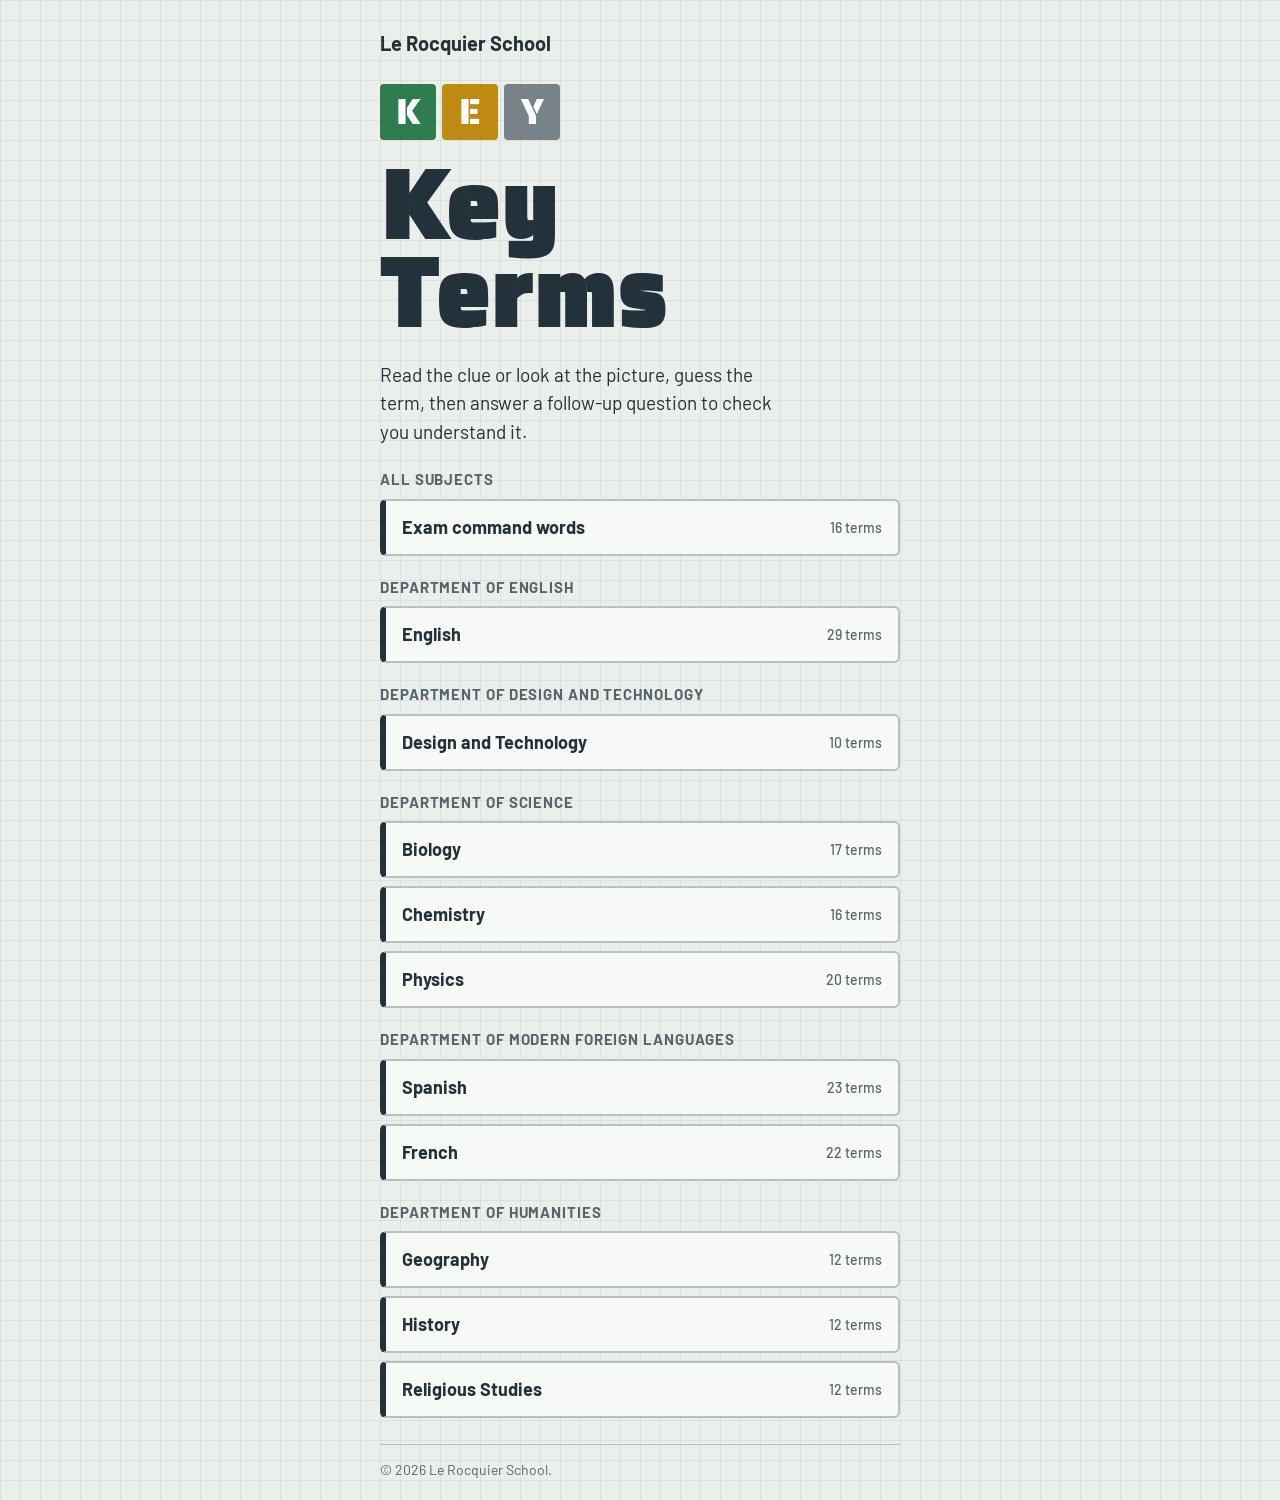
<file: index.html>
<!DOCTYPE html>
<html lang="en-GB">
<head>
<meta charset="utf-8">
<meta name="viewport" content="width=device-width, initial-scale=1, viewport-fit=cover">
<meta name="theme-color" content="#22313A">
<meta name="description" content="Key Terms: a word-guessing revision game from Le Rocquier School.">
<link rel="manifest" href="manifest.json">
<link rel="icon" type="image/png" href="icons/icon-192.png">
<link rel="apple-touch-icon" href="icons/apple-touch-icon.png">
<meta name="apple-mobile-web-app-capable" content="yes">
<meta name="mobile-web-app-capable" content="yes">
<meta name="apple-mobile-web-app-title" content="Key Terms">
<title>Key Terms | Le Rocquier School</title>
<link rel="preconnect" href="https://fonts.googleapis.com">
<link rel="preconnect" href="https://fonts.gstatic.com" crossorigin>
<link href="https://fonts.googleapis.com/css2?family=Saira+Stencil+One&family=Barlow:wght@400;500;600;700&display=swap" rel="stylesheet">
<style>
:root{
  --paper:#EBEFEC; --grid:rgba(34,49,58,.07); --ink:#22313A; --ink-soft:#56656D; --line:#B6C1C3; --panel:#F7F9F7;
  --correct:#2E7D4F; --present:#BF8A12; --absent:#78838A; --on-tile:#FFFFFF;
  box-sizing:border-box;
  padding-top:env(safe-area-inset-top,0px); padding-bottom:env(safe-area-inset-bottom,0px);
}
@media (prefers-color-scheme:dark){
  :root:not([data-theme="light"]){
    --paper:#141B1F; --grid:rgba(227,233,234,.05); --ink:#E3E9EA; --ink-soft:#9DABB1; --line:#3A474D; --panel:#1C2529;
    --correct:#3A9A62; --present:#C99A2E; --absent:#4A555B;
  }
}
:root[data-theme="dark"]{
  --paper:#141B1F; --grid:rgba(227,233,234,.05); --ink:#E3E9EA; --ink-soft:#9DABB1; --line:#3A474D; --panel:#1C2529;
  --correct:#3A9A62; --present:#C99A2E; --absent:#4A555B;
}
*,*::before,*::after{box-sizing:border-box}
[hidden]{display:none !important}
html{height:100%;scroll-padding-top:env(safe-area-inset-top,0px)}
body{
  margin:0;min-height:100%;color:var(--ink);background-color:var(--paper);
  background-image:linear-gradient(var(--grid) 1px,transparent 1px),linear-gradient(90deg,var(--grid) 1px,transparent 1px);
  background-size:20px 20px;
  font-family:"Barlow",system-ui,-apple-system,"Segoe UI",sans-serif;font-size:17px;line-height:1.5;
}
.wrap{min-height:100%;max-width:560px;margin:0 auto;padding:28px 20px 20px;display:flex;flex-direction:column;gap:26px}
.school{margin:0;font-weight:700;font-size:20px}
main{flex:1;display:flex;flex-direction:column;gap:22px}
.stamp{font-family:"Saira Stencil One","Arial Black",sans-serif;font-size:clamp(60px,19vw,96px);line-height:.92;margin:0;letter-spacing:.02em}
.tiles{display:grid;grid-template-columns:repeat(3,1fr);gap:6px;width:min(60%,180px)}
.tile{aspect-ratio:1;display:grid;place-items:center;border-radius:4px;color:var(--on-tile);
  font-family:"Saira Stencil One",sans-serif;font-size:clamp(24px,8vw,36px);background:var(--absent);animation:flip .5s ease both}
.tile.c{background:var(--correct)} .tile.p{background:var(--present)}
.tile:nth-child(2){animation-delay:.1s}.tile:nth-child(3){animation-delay:.2s}
@keyframes flip{0%{transform:rotateX(90deg)}100%{transform:rotateX(0)}}
.intro{margin:0;font-size:19px;max-width:36ch}
.dept h2{margin:0 0 8px;font-size:15px;text-transform:uppercase;letter-spacing:.06em;color:var(--ink-soft)}
.subjects{display:grid;gap:8px}
.subj{display:flex;justify-content:space-between;align-items:center;gap:12px;text-decoration:none;color:var(--ink);
  background:var(--panel);border:2px solid var(--line);border-left:6px solid var(--ink);border-radius:6px;padding:13px 16px;font-weight:700;font-size:18px}
.subj span{white-space:nowrap;font-weight:500;font-size:14px;color:var(--ink-soft)}
.subj:hover{border-color:var(--ink)}
a:focus-visible,button:focus-visible{outline:3px solid var(--present);outline-offset:2px}
.secondary{background:transparent;border:2px solid var(--ink);color:var(--ink);border-radius:6px;padding:13px 22px;font:inherit;font-weight:700;font-size:17px;cursor:pointer;width:100%}
.hint{margin:0;color:var(--ink-soft);font-size:15px}
footer{border-top:1px solid var(--line);padding-top:14px;color:var(--ink-soft);font-size:14px}
footer p{margin:0}
@media (prefers-reduced-motion:reduce){.tile{animation:none}}
</style>
</head>
<body>
<div class="wrap">
  <header><p class="school">Le Rocquier School</p></header>

  <main>
    <div class="tiles" aria-hidden="true"><span class="tile c">K</span><span class="tile p">E</span><span class="tile">Y</span></div>
    <h1 class="stamp">Key<br>Terms</h1>
    <p class="intro">Read the clue or look at the picture, guess the term, then answer a follow-up question to check you understand it.</p>
    <div id="depts" style="display:grid;gap:20px"></div>
    <button class="secondary" id="installBtn" hidden>Install on this device</button>
    <p class="hint" id="iosHint" hidden>To install on iPhone or iPad, tap Share, then Add to Home Screen.</p>
  </main>

  <footer><p>© 2026 Le Rocquier School.</p></footer>
</div>

<script src="banks/banks.js"></script>
<script>
const depts = {};
(window.BANKS || []).forEach(b => (depts[b.department] = depts[b.department] || []).push(b));
const root = document.getElementById("depts");
Object.entries(depts).forEach(([dept, banks]) => {
  const sec = document.createElement("section"); sec.className = "dept";
  const h = document.createElement("h2"); h.textContent = dept;
  const list = document.createElement("div"); list.className = "subjects";
  banks.forEach(b => {
    const a = document.createElement("a"); a.className = "subj"; a.href = "play.html?subject=" + encodeURIComponent(b.id);
    a.textContent = b.subject;
    const n = document.createElement("span"); n.textContent = b.items.length + " terms"; a.appendChild(n);
    list.appendChild(a);
  });
  sec.append(h, list); root.appendChild(sec);
});

if ("serviceWorker" in navigator) navigator.serviceWorker.register("sw.js").catch(()=>{});
const standalone = window.matchMedia("(display-mode: standalone)").matches || navigator.standalone;
let deferred = null;
window.addEventListener("beforeinstallprompt", e => {
  e.preventDefault(); deferred = e;
  if (!standalone) document.getElementById("installBtn").hidden = false;
});
document.getElementById("installBtn").addEventListener("click", async () => {
  if (!deferred) return;
  deferred.prompt(); await deferred.userChoice; deferred = null;
  document.getElementById("installBtn").hidden = true;
});
const ios = /iphone|ipad|ipod/i.test(navigator.userAgent) || (navigator.platform === "MacIntel" && navigator.maxTouchPoints > 1);
if (ios && !standalone) document.getElementById("iosHint").hidden = false;
</script>
</body>
</html>
</file>
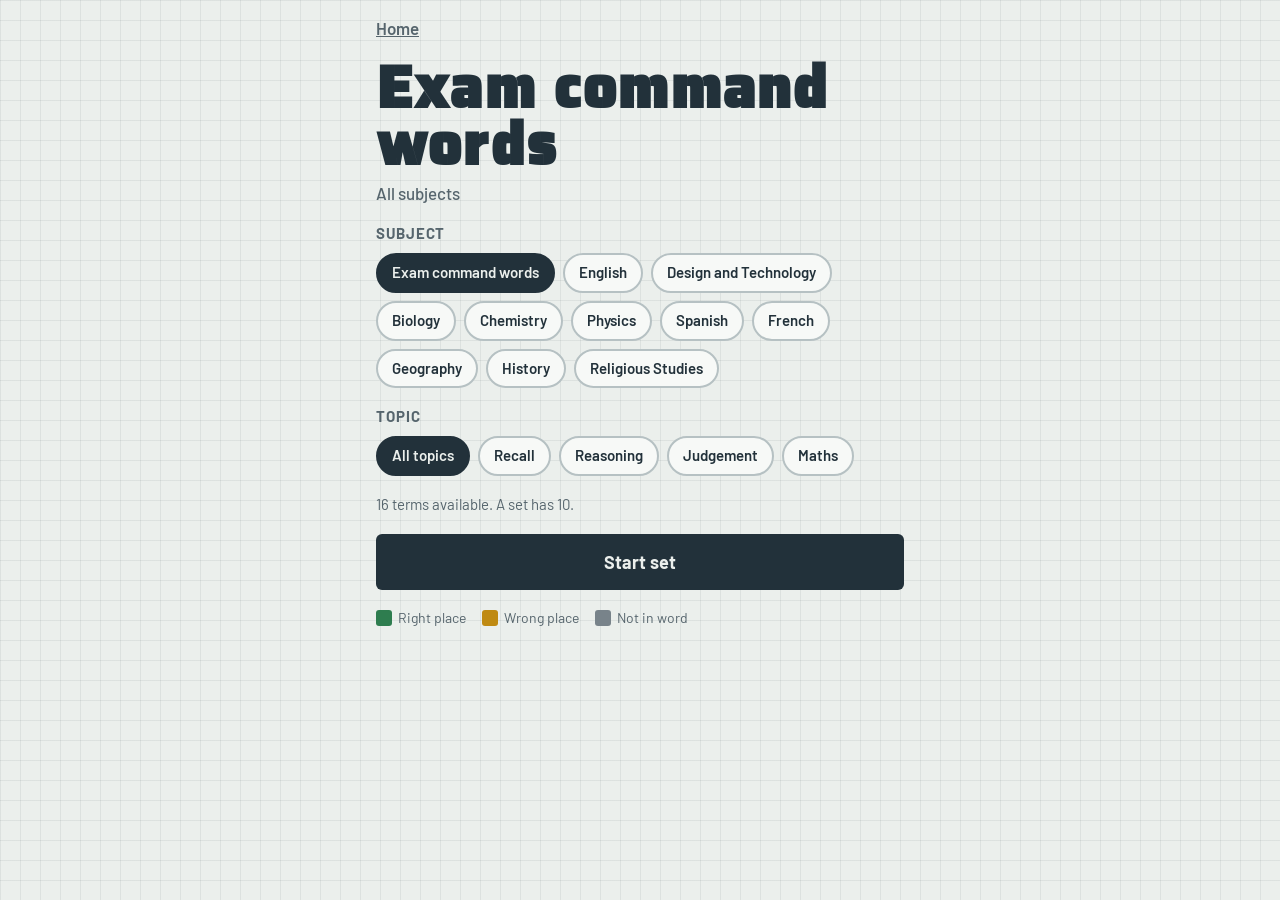
<file: play.html>
<!DOCTYPE html>
<html lang="en-GB">
<head>
<meta charset="utf-8">
<meta name="viewport" content="width=device-width, initial-scale=1, viewport-fit=cover">
<meta name="theme-color" content="#22313A">
<link rel="manifest" href="manifest.json">
<link rel="icon" type="image/png" href="icons/icon-192.png">
<link rel="apple-touch-icon" href="icons/apple-touch-icon.png">
<meta name="apple-mobile-web-app-capable" content="yes">
<meta name="mobile-web-app-capable" content="yes">
<meta name="apple-mobile-web-app-title" content="Key Terms">
<title>Key Terms | Le Rocquier School</title>
<link rel="preconnect" href="https://fonts.googleapis.com">
<link rel="preconnect" href="https://fonts.gstatic.com" crossorigin>
<link href="https://fonts.googleapis.com/css2?family=Saira+Stencil+One&family=Barlow:wght@400;500;600;700&display=swap" rel="stylesheet">
<style>
:root{
  --paper:#EBEFEC; --grid:rgba(34,49,58,.07); --ink:#22313A; --ink-soft:#56656D;
  --line:#B6C1C3; --panel:#F7F9F7;
  --correct:#2E7D4F; --present:#BF8A12; --absent:#78838A; --on-tile:#FFFFFF;
  --key:#D3DADA; --wrong:#B23A2E;
  box-sizing:border-box;
  padding-top:env(safe-area-inset-top,0px); padding-bottom:env(safe-area-inset-bottom,0px);
}
@media (prefers-color-scheme:dark){
  :root:not([data-theme="light"]){
    --paper:#141B1F; --grid:rgba(227,233,234,.05); --ink:#E3E9EA; --ink-soft:#9DABB1;
    --line:#3A474D; --panel:#1C2529;
    --correct:#3A9A62; --present:#C99A2E; --absent:#4A555B; --key:#2C373C; --wrong:#E06A5C;
  }
}
:root[data-theme="dark"]{
  --paper:#141B1F; --grid:rgba(227,233,234,.05); --ink:#E3E9EA; --ink-soft:#9DABB1;
  --line:#3A474D; --panel:#1C2529;
  --correct:#3A9A62; --present:#C99A2E; --absent:#4A555B; --key:#2C373C; --wrong:#E06A5C;
}
*,*::before,*::after{box-sizing:border-box}
[hidden]{display:none !important}
html{height:100%;scroll-padding-top:env(safe-area-inset-top,0px)}
body{
  margin:0;height:100%;color:var(--ink);background-color:var(--paper);
  background-image:linear-gradient(var(--grid) 1px,transparent 1px),linear-gradient(90deg,var(--grid) 1px,transparent 1px);
  background-size:20px 20px;
  font-family:"Barlow",system-ui,-apple-system,"Segoe UI",sans-serif;font-size:17px;line-height:1.45;
}
button{font:inherit;color:inherit;cursor:pointer}
button:focus-visible,a:focus-visible{outline:3px solid var(--present);outline-offset:2px}
.app{height:100%;max-width:560px;margin:0 auto;display:flex;flex-direction:column;padding:0 14px}
.screen{display:none;flex:1;min-height:0;flex-direction:column}
.screen.on{display:flex}
.stamp{font-family:"Saira Stencil One","Arial Black",sans-serif;line-height:.95;margin:0;letter-spacing:.02em}
.home{color:var(--ink-soft);font-weight:600}
.primary{background:var(--ink);color:var(--paper);border:0;border-radius:6px;padding:15px 22px;font-weight:700;font-size:18px;width:100%}
.primary:disabled{opacity:.4;cursor:default}
.secondary{background:transparent;border:2px solid var(--ink);border-radius:6px;padding:13px 22px;font-weight:700;font-size:17px;width:100%}

/* Setup */
#setup{overflow-y:auto;gap:18px;padding:16px 2px 20px}
#setup .stamp{font-size:clamp(40px,12vw,60px)}
.dept{margin:-10px 0 0;color:var(--ink-soft);font-weight:500}
fieldset{border:0;margin:0;padding:0;display:grid;gap:8px}
legend{font-weight:700;font-size:15px;text-transform:uppercase;letter-spacing:.06em;color:var(--ink-soft);padding:0;margin-bottom:8px}
.chips{display:flex;flex-wrap:wrap;gap:8px}
.chip{border:2px solid var(--line);background:var(--panel);border-radius:999px;padding:7px 14px;font-weight:600;font-size:15px}
.chip[aria-pressed="true"]{background:var(--ink);border-color:var(--ink);color:var(--paper)}
.avail{margin:0;color:var(--ink-soft);font-size:15px}
.legend{display:flex;flex-wrap:wrap;gap:6px 16px;margin:0;padding:0;list-style:none;font-size:14px;color:var(--ink-soft)}
.legend li{display:flex;align-items:center;gap:6px}
.mini{width:16px;height:16px;border-radius:3px;display:inline-block}

/* Game */
.top{display:flex;align-items:center;justify-content:space-between;gap:12px;padding:12px 0 8px}
.top h2{margin:0;font-size:15px;font-weight:600;color:var(--ink-soft);line-height:1.25}
.count{font-family:"Saira Stencil One",sans-serif;font-size:22px;flex:none}
.bar{display:flex;gap:4px;margin-bottom:10px}
.bar span{flex:1;height:6px;border-radius:3px;background:var(--line)}
.bar span.done{background:var(--ink)}
.bar span.now{background:var(--present)}
.clue{background:var(--panel);border:1px solid var(--line);border-left:5px solid var(--ink);border-radius:6px;padding:10px 14px;margin-bottom:10px}
.clue img{display:block;width:100%;max-height:min(150px,22vh);object-fit:contain;background:#fff;border-radius:4px;margin-bottom:8px}
.clue p{margin:0;font-size:18px;font-weight:500}
.clue small{display:block;color:var(--ink-soft);font-size:14px;margin-top:4px}
.mid{flex:1;min-height:0;overflow-y:auto;display:flex;flex-direction:column;align-items:center;gap:5px;padding-bottom:6px}
.row{--ts:50px;display:flex;flex-direction:column;align-items:center;gap:4px;width:100%}
.row.stacked{--ts:32px;padding-bottom:8px;border-bottom:1px dashed var(--line)}
.row.stacked:last-child{border-bottom:0}
.line{display:grid;grid-template-columns:repeat(var(--n),1fr);gap:4px;width:min(100%,calc(var(--n) * var(--ts)))}
.tile{aspect-ratio:1;display:grid;place-items:center;border:2px solid var(--line);border-radius:4px;
  font-family:"Saira Stencil One","Arial Black",sans-serif;font-size:min(calc(var(--ts) * .48),calc((100vw - 40px) / var(--n) * .55));
  background:var(--panel);text-transform:uppercase}
.tile.gap{margin-right:8px}
.tile.filled{border-color:var(--ink-soft)}
.tile.correct{background:var(--correct);border-color:var(--correct);color:var(--on-tile)}
.tile.present{background:var(--present);border-color:var(--present);color:var(--on-tile)}
.tile.absent{background:var(--absent);border-color:var(--absent);color:var(--on-tile)}
.tile.flip{animation:flip .42s ease both}
@keyframes flip{0%{transform:rotateX(0)}50%{transform:rotateX(90deg)}100%{transform:rotateX(0)}}
.row.shake{animation:shake .35s}
@keyframes shake{20%,60%{transform:translateX(-6px)}40%,80%{transform:translateX(6px)}}
.msg{min-height:24px;text-align:center;font-weight:600;margin:2px 0}
.reveal-btn{background:none;border:0;color:var(--ink-soft);text-decoration:underline;font-size:15px;padding:2px 8px;align-self:center}
.kb{display:grid;gap:6px;padding:6px 0 10px}
.kb-row{display:flex;gap:5px;justify-content:center}
.key{flex:1;max-width:44px;height:50px;border:0;border-radius:5px;background:var(--key);font-weight:700;font-size:17px;padding:0}
.key.wide{flex:1.6;max-width:70px;font-size:14px}
.key.correct{background:var(--correct);color:var(--on-tile)}
.key.present{background:var(--present);color:var(--on-tile)}
.key.absent{background:var(--absent);color:var(--on-tile)}
.follow{display:none;flex-direction:column;gap:10px;padding:6px 0 14px}
.follow.on{display:flex}
.follow h3{margin:0;font-size:18px;line-height:1.35}
.opt{text-align:left;background:var(--panel);border:2px solid var(--line);border-radius:6px;padding:11px 14px;font-size:16px;font-weight:500}
.opt.right{border-color:var(--correct);background:color-mix(in srgb,var(--correct) 16%,var(--panel))}
.opt.wrong{border-color:var(--wrong);background:color-mix(in srgb,var(--wrong) 14%,var(--panel))}
.opt:disabled{cursor:default}
.explain{margin:0;color:var(--ink-soft);font-size:15px}

/* Results */
#results{overflow-y:auto;gap:16px;padding:20px 0}
.scores{display:flex;gap:12px}
.score{flex:1;background:var(--panel);border:1px solid var(--line);border-radius:6px;padding:12px}
.score b{display:block;font-family:"Saira Stencil One",sans-serif;font-size:36px;line-height:1}
.score span{color:var(--ink-soft);font-size:15px}
.list{list-style:none;margin:0;padding:0;border-top:1px solid var(--line)}
.list li{display:flex;align-items:center;justify-content:space-between;gap:10px;padding:10px 2px;border-bottom:1px solid var(--line)}
.list .term{font-weight:600;text-transform:uppercase}
.marks{display:flex;gap:6px;font-size:13px}
.mark{padding:2px 8px;border-radius:10px;border:1px solid var(--line)}
.mark.ok{background:var(--correct);border-color:var(--correct);color:var(--on-tile)}
.mark.no{color:var(--wrong);border-color:var(--wrong)}
.btns{display:grid;gap:10px}
/* Class code */
.classcode{background:var(--panel);border:1px solid var(--line);border-radius:6px;padding:10px 12px;display:grid;gap:8px}
.classcode p{margin:0;font-size:15px}
.classcode b{letter-spacing:.06em}
.codeform{display:flex;gap:8px}
.codeform input{flex:1;min-width:0;font:inherit;font-weight:700;letter-spacing:.08em;text-transform:uppercase;
  background:var(--paper);color:var(--ink);border:2px solid var(--line);border-radius:6px;padding:8px 10px}
.codeform input:focus{border-color:var(--ink);outline:none}
.codeform button{flex:none;width:auto;padding:8px 16px;font-size:16px}
.linkbtn{background:none;border:0;padding:0;color:var(--ink-soft);text-decoration:underline;font-size:15px;font-weight:600}
.codemsg{color:var(--ink-soft);font-size:14px}
.codemsg.bad{color:var(--wrong)}
.sent{margin:0;color:var(--ink-soft);font-size:15px}
@media (prefers-reduced-motion:reduce){.tile.flip,.row.shake{animation:none}}
</style>
</head>
<body>
<div class="app">

  <section class="screen on" id="setup">
    <a class="home" href="./">Home</a>
    <h1 class="stamp" id="subjTitle">Key Terms</h1>
    <p class="dept" id="subjDept"></p>
    <fieldset><legend>Subject</legend><div class="chips" id="subjects"></div></fieldset>
    <fieldset><legend>Topic</legend><div class="chips" id="topics"></div></fieldset>
    <fieldset id="tierBox"><legend>Tier</legend><div class="chips" id="tiers"></div></fieldset>
    <fieldset id="typeBox"><legend>Question type</legend><div class="chips" id="types"></div></fieldset>
    <div class="classcode" id="classBox" hidden>
      <p id="codeShow"></p>
      <form class="codeform" id="codeForm" hidden>
        <input id="codeInput" autocomplete="off" autocapitalize="characters" spellcheck="false" maxlength="10"
               placeholder="e.g. 9B-K7R" aria-label="Class code">
        <button class="primary" type="submit">Save</button>
      </form>
      <span class="codemsg" id="codeMsg" role="status" aria-live="polite"></span>
    </div>
    <p class="avail" id="avail"></p>
    <button class="primary" id="startBtn">Start set</button>
    <ul class="legend">
      <li><span class="mini" style="background:var(--correct)"></span>Right place</li>
      <li><span class="mini" style="background:var(--present)"></span>Wrong place</li>
      <li><span class="mini" style="background:var(--absent)"></span>Not in word</li>
    </ul>
  </section>

  <section class="screen" id="game">
    <div class="top"><h2 id="setTitle"></h2><span class="count" id="count"></span></div>
    <div class="bar" id="bar"></div>
    <div class="clue"><img id="clueImg" alt="" hidden><p id="clue"></p><small id="meta"></small></div>
    <div class="mid" id="board"></div>
    <div class="msg" id="msg" role="status" aria-live="polite"></div>
    <button class="reveal-btn" id="revealBtn">Reveal the word</button>
    <div class="kb" id="kb"></div>
    <div class="follow" id="follow">
      <h3 id="fq"></h3>
      <div id="fopts" style="display:grid;gap:8px"></div>
      <p class="explain" id="fexp"></p>
      <button class="primary" id="nextBtn" hidden>Next word</button>
    </div>
  </section>

  <section class="screen" id="results">
    <h1 class="stamp" style="font-size:52px">Set done</h1>
    <div class="scores">
      <div class="score"><b id="sWords"></b><span>words solved</span></div>
      <div class="score"><b id="sFollow"></b><span>follow-ups right</span></div>
    </div>
    <p class="sent" id="sent" role="status" aria-live="polite"></p>
    <ul class="list" id="list"></ul>
    <div class="btns">
      <button class="primary" id="retryBtn">Retry missed terms</button>
      <button class="secondary" id="againBtn">New set, same choices</button>
      <button class="secondary" id="changeBtn">Change subject or topic</button>
    </div>
  </section>
</div>

<script src="config.js"></script>
<script src="banks/banks.js"></script>
<script>
const $ = id => document.getElementById(id);
const shuffle = a => { a = a.slice(); for (let i=a.length-1;i>0;i--){const j=Math.floor(Math.random()*(i+1));[a[i],a[j]]=[a[j],a[i]];} return a; };
const BANKS = window.BANKS || [];
const SET_SIZE = 10;

/* ---------- Setup ---------- */
let sel = { subject: BANKS[0] && BANKS[0].id, topic: "All topics", tier: "H", type: "all" };
try { Object.assign(sel, JSON.parse(localStorage.getItem("kt-sel") || "{}")); } catch(e){}
const param = new URLSearchParams(location.search).get("subject");
if (param && BANKS.some(b=>b.id===param)) { if (sel.subject !== param) sel.topic = "All topics"; sel.subject = param; }
if (!BANKS.some(b=>b.id===sel.subject) && BANKS[0]) sel.subject = BANKS[0].id;

const bank = () => BANKS.find(b=>b.id===sel.subject);
function pool(){
  const b = bank(); if (!b) return [];
  return b.items.filter(it =>
    (sel.topic === "All topics" || it.topic === sel.topic) &&
    (sel.tier === "H" || it.tier === "F") &&
    (sel.type === "all" || (sel.type === "pictures") === !!it.image));
}
function chips(el, opts, current, onPick){
  el.innerHTML = "";
  opts.forEach(([val,label])=>{
    const b = document.createElement("button"); b.className="chip"; b.textContent = label;
    b.setAttribute("aria-pressed", String(val === current));
    b.onclick = ()=>{ onPick(val); renderSetup(); };
    el.appendChild(b);
  });
}
function renderSetup(){
  const b = bank();
  if (!b){ $("avail").textContent = "No word banks found."; $("startBtn").disabled = true; return; }
  $("subjTitle").textContent = b.subject;
  $("subjDept").textContent = b.department;
  chips($("subjects"), BANKS.map(x=>[x.id,x.subject]), sel.subject, v=>{ sel.subject=v; sel.topic="All topics"; sel.type="all"; });
  const topics = [...new Set(b.items.map(i=>i.topic))];
  if (sel.topic !== "All topics" && !topics.includes(sel.topic)) sel.topic = "All topics";
  chips($("topics"), [["All topics","All topics"], ...topics.map(t=>[t,t])], sel.topic, v=>{ sel.topic=v; });
  const hasH = b.items.some(i=>i.tier==="H");
  $("tierBox").hidden = !hasH;
  if (!hasH) sel.tier = "H";
  chips($("tiers"), [["F","Foundation"],["H","Higher"]], sel.tier, v=>{ sel.tier=v; });
  const hasPics = b.items.some(i=>i.image), hasWords = b.items.some(i=>!i.image);
  $("typeBox").hidden = !(hasPics && hasWords);
  if ($("typeBox").hidden) sel.type = "all";
  chips($("types"), [["all","Mixed"],["words","Clues"],["pictures","Pictures"]], sel.type, v=>{ sel.type=v; });
  const n = pool().length;
  $("avail").textContent = n === 0 ? "No terms match these choices." :
    `${n} term${n===1?"":"s"} available. A set has ${Math.min(n,SET_SIZE)}.`;
  $("startBtn").disabled = n === 0;
  try { localStorage.setItem("kt-sel", JSON.stringify(sel)); } catch(e){}
}

/* ---------- Game ---------- */
let queue=[], idx=0, results=[], cur=null, keyState={}, locked=false, setTitle="";

function show(id){ document.querySelectorAll(".screen").forEach(s=>s.classList.toggle("on",s.id===id)); window.scrollTo(0,0); }

function startSet(items, title){
  queue = items; idx = 0; results = []; setTitle = title;
  $("setTitle").textContent = title; show("game"); loadItem();
}
function newSet(){
  const b = bank();
  const parts = [b.subject, sel.topic === "All topics" ? null : sel.topic, sel.type === "pictures" ? "Pictures" : null].filter(Boolean);
  startSet(shuffle(pool()).slice(0, SET_SIZE), parts.join(": "));
}

function loadItem(){
  const item = queue[idx];
  const nfd = item.term.normalize("NFD");
  const accents = /[\u0300-\u036f]/.test(nfd);
  const upper = nfd.replace(/[\u0300-\u036f]/g,"").toUpperCase();
  const letters = upper.replace(/[^A-Z]/g,"");
  const gaps = new Set(); let pos = 0;
  for (const ch of upper){ if (/[A-Z]/.test(ch)) pos++; else if (pos>0) gaps.add(pos-1); }
  cur = { item, upper, accents, letters, gaps, n:letters.length, max: letters.length<=6 ? 5 : 6, guesses:[], input:"", over:false, solved:false };
  keyState = {}; locked = false;
  $("count").textContent = `${idx+1} / ${queue.length}`;
  $("bar").innerHTML = queue.map((_,i)=>`<span class="${i<idx?'done':i===idx?'now':''}"></span>`).join("");
  const img = $("clueImg");
  if (item.image){ img.src = item.image; img.alt = "Diagram for this question"; img.hidden = false; }
  else { img.hidden = true; img.removeAttribute("src"); }
  $("clue").textContent = item.clue;
  const words = upper.split(/[^A-Z]+/).filter(Boolean).length;
  $("meta").textContent = `${cur.n} letters${words>1?`, ${words} words`:""}, ${cur.max} guesses${accents?". No accents needed":""}`;
  $("msg").textContent = "";
  $("follow").classList.remove("on");
  $("kb").style.display = ""; $("revealBtn").style.display = "";
  buildBoard(); buildKeyboard();
}

const tilesOf = row => [...row.querySelectorAll(".tile")];
function buildBoard(){
  const b = $("board"); b.innerHTML = "";
  const words = cur.upper.split(/[^A-Z]+/).filter(Boolean).map(w=>w.length);
  const stacked = cur.n > 12 && words.length > 1;
  const lines = stacked ? words : [cur.n];
  for (let r=0;r<cur.max;r++){
    const row = document.createElement("div"); row.className = "row" + (stacked ? " stacked" : "");
    let c = 0;
    lines.forEach(len=>{
      const line = document.createElement("div"); line.className="line"; line.style.setProperty("--n",len);
      for (let k=0;k<len;k++,c++){ const t=document.createElement("div"); t.className="tile"+(!stacked && cur.gaps.has(c)?" gap":""); line.appendChild(t); }
      row.appendChild(line);
    });
    b.appendChild(row);
  }
}
function paintInput(){
  const row = $("board").children[cur.guesses.length]; if (!row) return;
  tilesOf(row).forEach((t,i)=>{ t.textContent = cur.input[i]||""; t.classList.toggle("filled",!!cur.input[i]); });
  row.scrollIntoView({block:"nearest"});
}
function evaluate(guess, target){
  const res = Array(target.length).fill("absent"), counts = {};
  for (let i=0;i<target.length;i++){ if (guess[i]===target[i]) res[i]="correct"; else counts[target[i]]=(counts[target[i]]||0)+1; }
  for (let i=0;i<target.length;i++){ if (res[i]!=="correct" && counts[guess[i]]>0){ res[i]="present"; counts[guess[i]]--; } }
  return res;
}
const RANK = {absent:1,present:2,correct:3};
function submit(){
  if (cur.over || locked) return;
  const row = $("board").children[cur.guesses.length];
  if (cur.input.length < cur.n){
    row.classList.remove("shake"); void row.offsetWidth; row.classList.add("shake");
    $("msg").textContent = `Fill all ${cur.n} letters`; return;
  }
  const guess = cur.input, res = evaluate(guess, cur.letters);
  tilesOf(row).forEach((t,i)=>{ t.style.animationDelay = (i*50)+"ms"; t.classList.add("flip", res[i]); });
  [...guess].forEach((ch,i)=>{ if (!keyState[ch] || RANK[res[i]]>RANK[keyState[ch]]) keyState[ch]=res[i]; });
  cur.guesses.push(guess); cur.input = ""; $("msg").textContent = "";
  locked = true;
  setTimeout(()=>{
    locked = false; buildKeyboard();
    if (guess === cur.letters) finishWord(true);
    else if (cur.guesses.length >= cur.max) finishWord(false);
  }, cur.n*50 + 420);
}
function finishWord(solved){
  cur.over = true; cur.solved = solved;
  const written = cur.item.term.toUpperCase();
  $("msg").textContent = solved ? `Solved in ${cur.guesses.length}${cur.accents ? `. Written: ${written}` : ""}` : `The answer was ${written}`;
  if (!solved && cur.guesses.length < cur.max){
    const row = $("board").children[cur.guesses.length];
    tilesOf(row).forEach((t,i)=>{ t.textContent = cur.letters[i]; t.classList.add("correct"); });
  }
  $("kb").style.display = "none"; $("revealBtn").style.display = "none";
  showFollow();
}
const lastFU = new Map(); // term -> index of the follow-up used last time
function pickFollowUp(it){
  const list = it.followups, n = list.length;
  let i = Math.floor(Math.random()*n);
  if (n > 1 && lastFU.get(it.term) === i) i = (i + 1 + Math.floor(Math.random()*(n-1))) % n;
  lastFU.set(it.term, i);
  return list[i];
}
function showFollow(){
  const fu = cur.fu = pickFollowUp(cur.item);
  $("fq").textContent = fu.q; $("fexp").textContent = ""; $("nextBtn").hidden = true;
  const box = $("fopts"); box.innerHTML = "";
  shuffle(fu.options.map((_,i)=>i)).forEach(i=>{
    const b = document.createElement("button"); b.className="opt"; b.textContent = fu.options[i];
    b.dataset.i = i; b.onclick = ()=> answer(i, b);
    box.appendChild(b);
  });
  $("follow").classList.add("on");
  $("follow").scrollIntoView({behavior:"smooth",block:"end"});
}
function answer(i, btn){
  const fu = cur.fu, ok = i === fu.answer;
  [...$("fopts").children].forEach(b=>{ b.disabled = true; if (+b.dataset.i === fu.answer) b.classList.add("right"); });
  if (!ok) btn.classList.add("wrong");
  $("fexp").textContent = (ok ? "Correct. " : "Not quite. ") + fu.explain;
  results.push({ item:cur.item, solved:cur.solved, follow:ok });
  const nb = $("nextBtn"); nb.hidden = false;
  nb.textContent = idx === queue.length-1 ? "See results" : "Next word";
  nb.focus();
}
function next(){ idx++; if (idx < queue.length) loadItem(); else showResults(); }

function showResults(){
  const w = results.filter(r=>r.solved).length, f = results.filter(r=>r.follow).length;
  $("sWords").textContent = `${w}/${results.length}`; $("sFollow").textContent = `${f}/${results.length}`;
  const list = $("list"); list.innerHTML = "";
  results.forEach(r=>{
    const li = document.createElement("li");
    const t = document.createElement("span"); t.className="term"; t.textContent = r.item.term;
    const m = document.createElement("span"); m.className="marks";
    m.innerHTML = `<span class="mark ${r.solved?'ok':'no'}">word</span><span class="mark ${r.follow?'ok':'no'}">question</span>`;
    li.append(t,m); list.appendChild(li);
  });
  const missed = results.filter(r=>!r.solved || !r.follow).map(r=>r.item);
  const rb = $("retryBtn");
  rb.hidden = missed.length === 0;
  rb.textContent = `Retry missed terms (${missed.length})`;
  rb.onclick = ()=> startSet(shuffle(missed), `Retry: ${missed.length} term${missed.length===1?"":"s"}`);
  show("results");
  sendSet();
}

/* ---------- Class code: optional, and only if the school has set resultsUrl in config.js ----------
   Only the code, subject, topic and right/wrong per term are sent. No names. */
const API = ((window.KT_CONFIG || {}).resultsUrl || "").replace(/\/+$/, "");
const store = {
  get(k, d){ try { const v = localStorage.getItem(k); return v === null ? d : JSON.parse(v); } catch(e){ return d; } },
  set(k, v){ try { localStorage.setItem(k, JSON.stringify(v)); } catch(e){} },
  del(k){ try { localStorage.removeItem(k); } catch(e){} }
};
const normCode = c => c.toUpperCase().replace(/[^A-Z0-9-]/g, "");
const codeShape = /^[A-Z0-9]{1,4}-[A-Z0-9]{3}$/;

function renderCode(msg, bad){
  if (!API) return;
  $("classBox").hidden = false;
  const me = store.get("kt-code", null), editing = !$("codeForm").hidden;
  const show = $("codeShow"); show.textContent = "";
  if (me && !editing){
    show.append("Scores go to your teacher as ");
    const b = document.createElement("b"); b.textContent = me.code; show.append(b);
    if (me.class_name) show.append(` (${me.class_name})`);
    show.append(". ");
    const ch = document.createElement("button"); ch.className = "linkbtn"; ch.type = "button"; ch.textContent = "Change";
    ch.onclick = ()=>{ $("codeForm").hidden = false; $("codeInput").value = me.code; renderCode(); $("codeInput").focus(); };
    show.append(ch);
  } else if (!editing){
    show.append("Got a class code from your teacher? ");
    const add = document.createElement("button"); add.className = "linkbtn"; add.type = "button"; add.textContent = "Add class code";
    add.onclick = ()=>{ $("codeForm").hidden = false; renderCode(); $("codeInput").focus(); };
    show.append(add);
  } else {
    show.textContent = "Type the code your teacher gave you. Leave it empty to stop sending scores.";
  }
  const m = $("codeMsg"); m.textContent = msg || ""; m.classList.toggle("bad", !!bad);
}

$("codeForm").addEventListener("submit", async e=>{
  e.preventDefault();
  const code = normCode($("codeInput").value);
  if (!code){
    store.del("kt-code"); $("codeForm").hidden = true;
    return renderCode("Class code removed. Scores stay on this device only.");
  }
  if (!codeShape.test(code)) return renderCode("Codes look like 9B-K7R: letters or numbers, a dash, then three characters.", true);
  renderCode("Checking…");
  try {
    const r = await fetch(`${API}/api/code/${encodeURIComponent(code)}`);
    const d = await r.json();
    if (!r.ok || !d.ok) return renderCode(d.error || "That code isn't recognised. Check it with your teacher.", true);
    store.set("kt-code", { code: d.code, class_name: d.class_name });
    $("codeForm").hidden = true; renderCode("Saved. Your scores will be sent after each set.");
  } catch(err){
    // Offline: keep it; the server checks it again when the first set is sent.
    store.set("kt-code", { code, class_name: "" });
    $("codeForm").hidden = true; renderCode("Saved. It'll be checked next time you're online.");
  }
  flushOutbox();
});

function uid(){
  if (window.crypto && crypto.randomUUID) return crypto.randomUUID();
  return Date.now().toString(36) + "-" + Math.random().toString(36).slice(2, 12);
}

function sendSet(){
  const me = API && store.get("kt-code", null);
  $("sent").textContent = "";
  if (!me) return;
  const out = store.get("kt-outbox", []);
  out.push({
    client_id: uid(), code: me.code, subject: sel.subject,
    topic: setTitle.startsWith("Retry") ? "Retry" : sel.topic,
    played_at: new Date().toISOString(),
    items: results.map(r=>({ term: r.item.term, topic: r.item.topic, solved: r.solved, follow: r.follow }))
  });
  store.set("kt-outbox", out.slice(-50));  // keep the newest 50 if a phone is offline for weeks
  $("sent").textContent = "Sending to your teacher…";
  flushOutbox(true);
}

let flushing = false;
async function flushOutbox(fromResults){
  if (!API) return;
  if (flushing){ if (fromResults) setTimeout(()=>flushOutbox(true), 1500); return; }
  const out = store.get("kt-outbox", []);
  if (!out.length) return;
  flushing = true;
  let more = false;
  try {
    const r = await fetch(`${API}/api/results`, {
      method: "POST", headers: { "Content-Type": "application/json" },
      body: JSON.stringify({ results: out.slice(0, 20) })
    });
    const d = await r.json();
    const done = new Set(d.accepted || []), badCodes = new Set();
    (d.rejected || []).forEach(x=>{
      if (!x.retry) done.add(x.client_id);
      if (x.reason === "code"){ const s = out.find(o=>o.client_id === x.client_id); if (s) badCodes.add(s.code); }
    });
    const left = store.get("kt-outbox", []).filter(x=>!done.has(x.client_id) && !badCodes.has(x.code));
    store.set("kt-outbox", left);
    more = r.ok && left.length > 0 && done.size > 0;
    const me = store.get("kt-code", null);
    if (me && badCodes.has(me.code)){
      store.del("kt-code");
      if (fromResults) $("sent").textContent = "Your class code isn't working any more, so this set wasn't sent. Ask your teacher.";
      renderCode("Your class code was switched off. Ask your teacher for a new one.", true);
    } else if (fromResults){
      $("sent").textContent = "Sent to your teacher.";
    }
  } catch(err){
    if (fromResults) $("sent").textContent = "Saved. It'll be sent to your teacher next time you're online.";
  } finally {
    flushing = false;
  }
  if (more) setTimeout(flushOutbox, 1000);  // more than one batch waiting
}
window.addEventListener("online", ()=>flushOutbox());

function press(k){
  if (!cur || cur.over || locked) return;
  if (k === "ENTER") return submit();
  if (k === "BACK"){ cur.input = cur.input.slice(0,-1); return paintInput(); }
  if (/^[A-Z]$/.test(k) && cur.input.length < cur.n){ cur.input += k; paintInput(); }
}
function buildKeyboard(){
  const kb = $("kb"); kb.innerHTML = "";
  ["QWERTYUIOP","ASDFGHJKL","+ZXCVBNM-"].forEach(r=>{
    const d = document.createElement("div"); d.className="kb-row";
    for (const ch of r){
      const b = document.createElement("button"); b.className="key";
      if (ch==="+"){ b.textContent="Enter"; b.classList.add("wide"); b.onclick=()=>press("ENTER"); }
      else if (ch==="-"){ b.textContent="⌫"; b.setAttribute("aria-label","Delete"); b.classList.add("wide"); b.onclick=()=>press("BACK"); }
      else { b.textContent=ch; if (keyState[ch]) b.classList.add(keyState[ch]); b.onclick=()=>press(ch); }
      d.appendChild(b);
    }
    kb.appendChild(d);
  });
}
document.addEventListener("keydown", e=>{
  if (!$("game").classList.contains("on") || e.ctrlKey || e.metaKey || e.altKey) return;
  if (e.key === "Enter" && cur && cur.over) return;
  if (e.key === "Enter"){ e.preventDefault(); press("ENTER"); }
  else if (e.key === "Backspace") press("BACK");
  else if (/^[a-z]$/i.test(e.key)) press(e.key.toUpperCase());
});

$("startBtn").onclick = newSet;
$("againBtn").onclick = newSet;
$("changeBtn").onclick = ()=>{ renderSetup(); show("setup"); };
$("nextBtn").onclick = next;
$("revealBtn").onclick = ()=>{ if (cur && !cur.over && !locked) finishWord(false); };
renderSetup();
renderCode();
flushOutbox();

if ("serviceWorker" in navigator) navigator.serviceWorker.register("sw.js").catch(()=>{});
</script>
</body>
</html>
</file>
